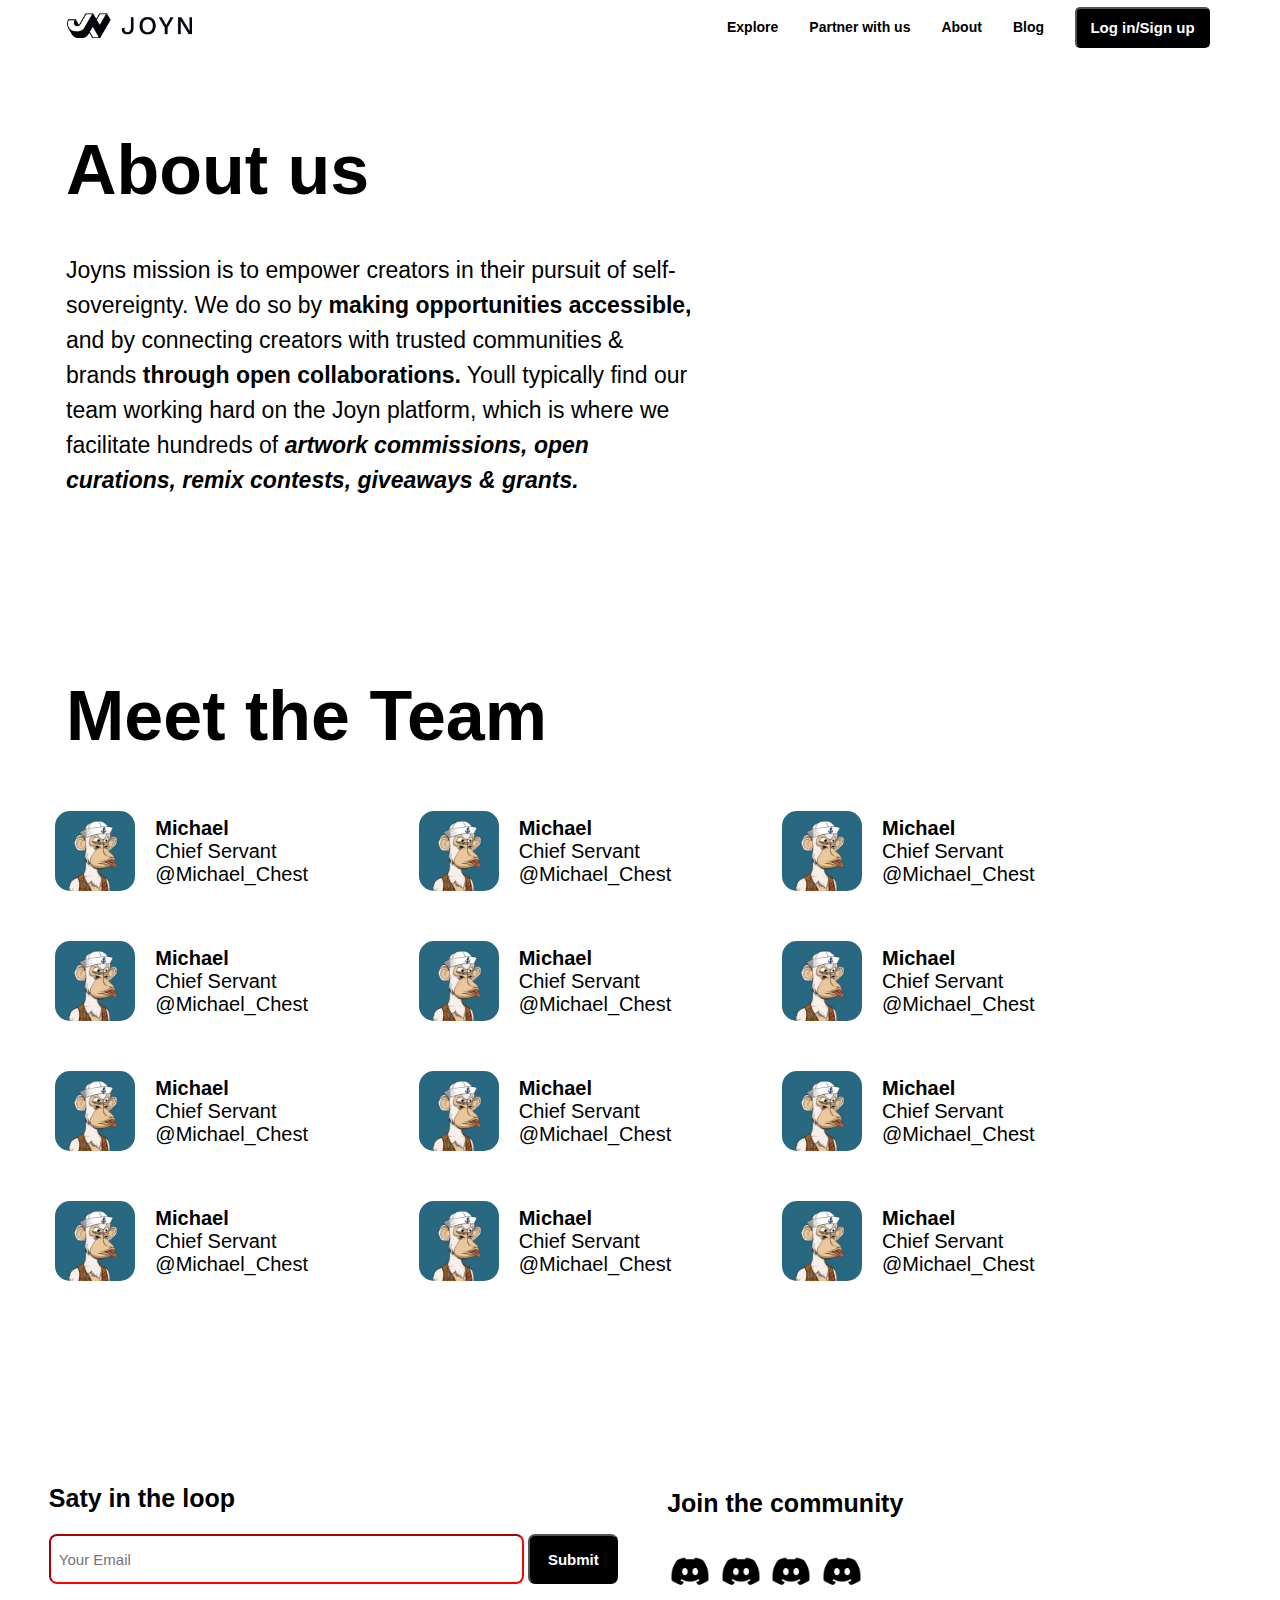
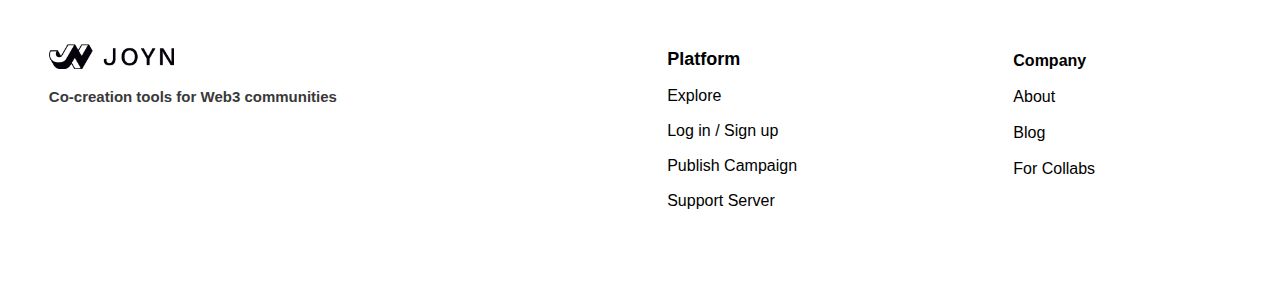
<file: index.html>
<!DOCTYPE html>
<html>
  <title>About Us-Joyn</title>
  <link rel="stylesheet" href="style.css" />
  <body>
    <div class="navbar">
      <div class="logo">
        <a href=""> <img src="../assets/images/logo.png" /></a>
      </div>
      <ul>
        <li><a href="">Explore</a></li>
        <li><a href="">Partner with us</a></li>
        <li><a href="">About</a></li>
        <li><a href="">Blog</a></li>
        <li><button>Log in/Sign up</button></li>
      </ul>
      <div class="menu">
        <img src="../assets/images/menu.png" />
      </div>
    </div>

    <div class="header">
      <h1>About us</h1>
      <p>
        Joyns mission is to empower creators in their pursuit of
        self-sovereignty. We do so by
        <b>making opportunities accessible, </b> and by connecting creators with
        trusted communities & brands<b> through open collaborations.</b> Youll
        typically find our team working hard on the Joyn platform, which is
        where we facilitate hundreds of<b><i>
            artwork commissions, open curations, remix contests, giveaways &
            grants.</i>
         </b >
      </p>
    </div>
    <div class="team">
      <h1>Meet the Team</h1>
    </div>
    <div class="container">
      <div class="rowf">
        <div class="mic">
          <img src="./assets/images/1.png" />
          <div>
            <b>Michael</b><br />Chief Servant<br />
            @Michael_Chest
          </div>
        </div>
        <div class="mic">
          <img src="./assets/images/1.png" />
          <div>
            <b>Michael</b><br />Chief Servant<br />
            @Michael_Chest
          </div>
        </div>
        <div class="mic">
          <img src="./assets/images/1.png" />
          <div><b>Michael</b><br />Chief Servant <br />@Michael_Chest</div>
        </div>
      </div>
      <div class="rowf">
        <div class="mic">
          <img src="./assets/images/1.png" />
          <div>
            <b>Michael</b><br />Chief Servant<br />
            @Michael_Chest
          </div>
        </div>
        <div class="mic">
          <img src="./assets/images/1.png"/>
          <div>
            <b>Michael</b><br />Chief Servant<br />
            @Michael_Chest
          </div>
        </div>
        <div class="mic">
          <img src="./assets/images/1.png"/>
          <div><b>Michael</b><br />Chief Servant <br />@Michael_Chest</div>
        </div>
      </div>
      <div class="rowf">
        <div class="mic">
          <img src="./assets/images/1.png" />
          <div>
            <b>Michael</b><br />Chief Servant<br />
            @Michael_Chest
          </div>
        </div>
        <div class="mic">
          <img src="./assets/images/1.png" />
          <div>
            <b>Michael</b><br />Chief Servant<br />
            @Michael_Chest
          </div>
        </div>
        <div class="mic">
          <img src="./assets/images/1.png" />
          <div><b>Michael</b><br />Chief Servant <br />@Michael_Chest</div>
        </div>
      </div>
      <div class="rowf">
        <div class="mic">
          <img src="./assets/images/1.png" />
          <div>
            <b>Michael</b><br />Chief Servant<br />
            @Michael_Chest
          </div>
        </div>
        <div class="mic">
          <img src="./assets/images/1.png" />
          <div>
            <b>Michael</b><br />Chief Servant<br />
            @Michael_Chest
          </div>
        </div>
        <div class="mic">
          <img src="./assets/images/1.png" />
          <div><b>Michael</b><br />Chief Servant <br />@Michael_Chest</div>
        </div>
      </div>
    </div>

    <div class="footer">
      <div class="first">
        <div class="s">Saty in the loop</div>

        <input type="text" placeholder="Your Email " />
        <button>Submit</button>
        <div class="fs">
          <div>
            <img src="./assets/images/logo.png" />
          </div>
          <p>Co-creation tools for Web3 communities</p>
        </div>
      </div>
      <div class="flex">
        <div class="second">
          <div class="join">Join the community</div>
          <img src="./assets/images/discord.png" />
          <img src="./assets/images/discord.png" />
          <img src="./assets/images/discord.png" />
          <img src="./assets/images/discord.png" />
          <br />
          <div class="s">
            <p><b>Platform</b></p>
            <div>Explore</div>
            <div>Log in / Sign up</div>
            <div>Publish Campaign</div>
            <div>Support Server</div>
          </div>
        </div>

        <div class="third">
          <div><b> Company</b></div>
          <div>About</div>
          <div>Blog</div>
          <div>For Collabs</div>
        </div>
      </div>
    </div>
  </body>
</html>
</file>
<file: style.css>
* {
  margin: 0;
  padding: 0;
  box-sizing: border-box;
  font-family: sans-serif;
}

.navbar {
  display: flex;
  position: fixed;
  background-color: white;
  align-items: center;
  height: 54px;
  width: 100%;
}

hr {
  position: fixed;
}

img {
  height: 25px;
}

.logo {
  flex: 1;
  padding-left: 67px;
}

ul {
  display: flex;
  align-items: center;
  list-style: none;
  padding-right: 60px;
}

li {
  padding: 15px 10px;
  font-size: 14px;
  color: black;
  font-weight: bold;
  padding-left: 21px;
}

li a {
  text-decoration: none;
  color: black;
}

li a:hover {
  text-decoration: underline;
  text-underline-offset: 21px;
}

button {
  color: white;
  background-color: black;
  padding: 10px;
  border-radius: 5px;
  width: 135px;
  font-size: 15px;
  font-weight: bold;
}

button:hover {
  opacity: 0.8;
}

hr {
  opacity: 0.4;
}

.header {
  padding-top: 130px;
  padding-left: 66px;
  padding-right: 580px;
}

h1 {
  font-size: 70px;
}

p {
  font-size: 23px;
  padding-top: 43px;
  line-height: 35px;
}

.team h1 {
  padding-top: 178px;
  padding-left: 66px;
}

.rowf {
  display: flex;
  justify-content: space-around;
  padding-right: 190px;
}

.mic img {
  width: 80px;
  height: 80px;
  border-radius: 15px;
}

.rowf .mic {
  display: flex;
  align-items: center;
  padding: 25px;
}

.mic div {
  font-size: 20px;
}

.container {
  padding-top: 30px;
}
.mic {
  display: grid;
  column-gap: 20px;
}

.second img {
  width: 40px;
}

.second img:hover {
  background-color: blue;
}

.second div {
  height: 20px;
}

.first input {
  width: 475px;
  height: 50px;
  border-radius: 8px;
  font-size: 15px;
  border-color: red;
  padding: 8px;
}

.first button {
  height: 50px;
  width: 90px;
  border-radius: 7px;
}

.footer {
  display: flex;
  justify-content: space-evenly;
  align-items: center;
  padding-top: 150px;
  padding: 96px;
  padding-left: 0%;
}

.fs {
  padding-top: 60px;
}

.first p {
  padding-top: 6px;
  font-size: 15px;
  font-weight: bold;
  color: rgb(58, 57, 57);
}

.first .s {
  font-weight: bolder;
  font-size: 25px;
  height: 50px;
}

.second .join {
  font-weight: bold;
  font-size: 25px;
  height: 60px;
}

.second div {
  height: 35px;
}

.second img {
  height: 40px;
  margin: 3px;
}

.third {
  padding-top: 250px;
  padding-right: 40px;
}

.third div {
  height: 36px;
}

.s p {
  font-size: 18px;
  padding-bottom: 10px;
}

.second {
  padding-bottom: 75px;
  padding-right: 110px;
}

.menu img {
  display: none;
}

.flex {
  display: flex;
}

.flex .second {
  padding-top: 87px;
}

@media screen and (max-width: 767px) {

    
    .navbar ul {
    display: none;
  }

  .header h1 {
    font-size: 40px;
  }

  .rowf {
    display: block;
  }

  .team h1 {
    font-size: 40px;
    padding-left: 4%;
  }

  .footer {
    display: block;
  }

  .first input {
    width: 300px;
  }

  .flex {
    display: flex;
  }

  .third {
    padding-top: 30px;
  }

  .fs div {
    height: 30px;
  }

  .second img {
    width: 40px;
  }

  .second .join {
    height: 120px;
    padding-top: 80px;
    font-size: 20px;
    font-weight: bolder;
  }

  .footer {
    padding-left: 4%;
  }

  .third {
    padding-left: 100px;
  }

  .s {
    padding-top: 50px;
  }

  .header p {
    font-size: 20px;
  }

  .header {
    padding-left: 40px;
    padding-right: 0px;
  }

  .menu img {
    display: block;
  }

  .first .s {
    padding-top: 10px;
  }
}
</file>
